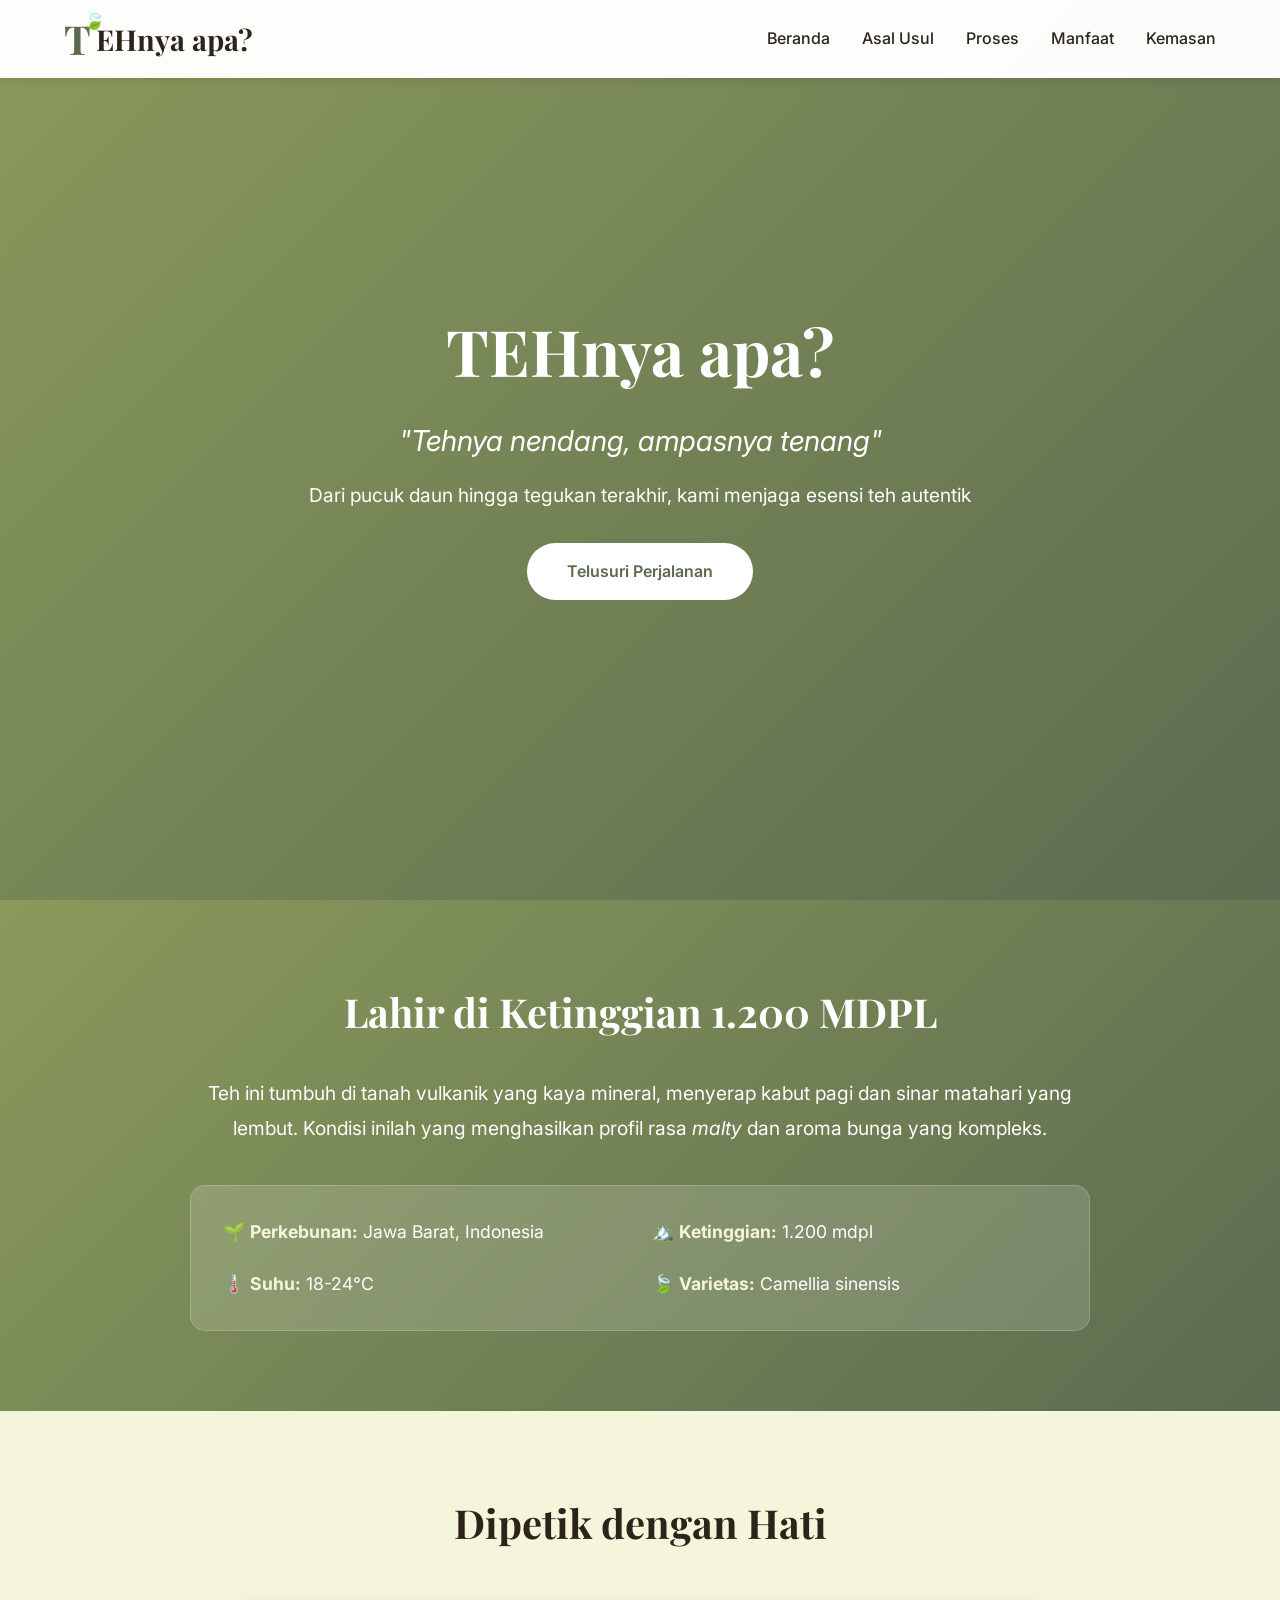
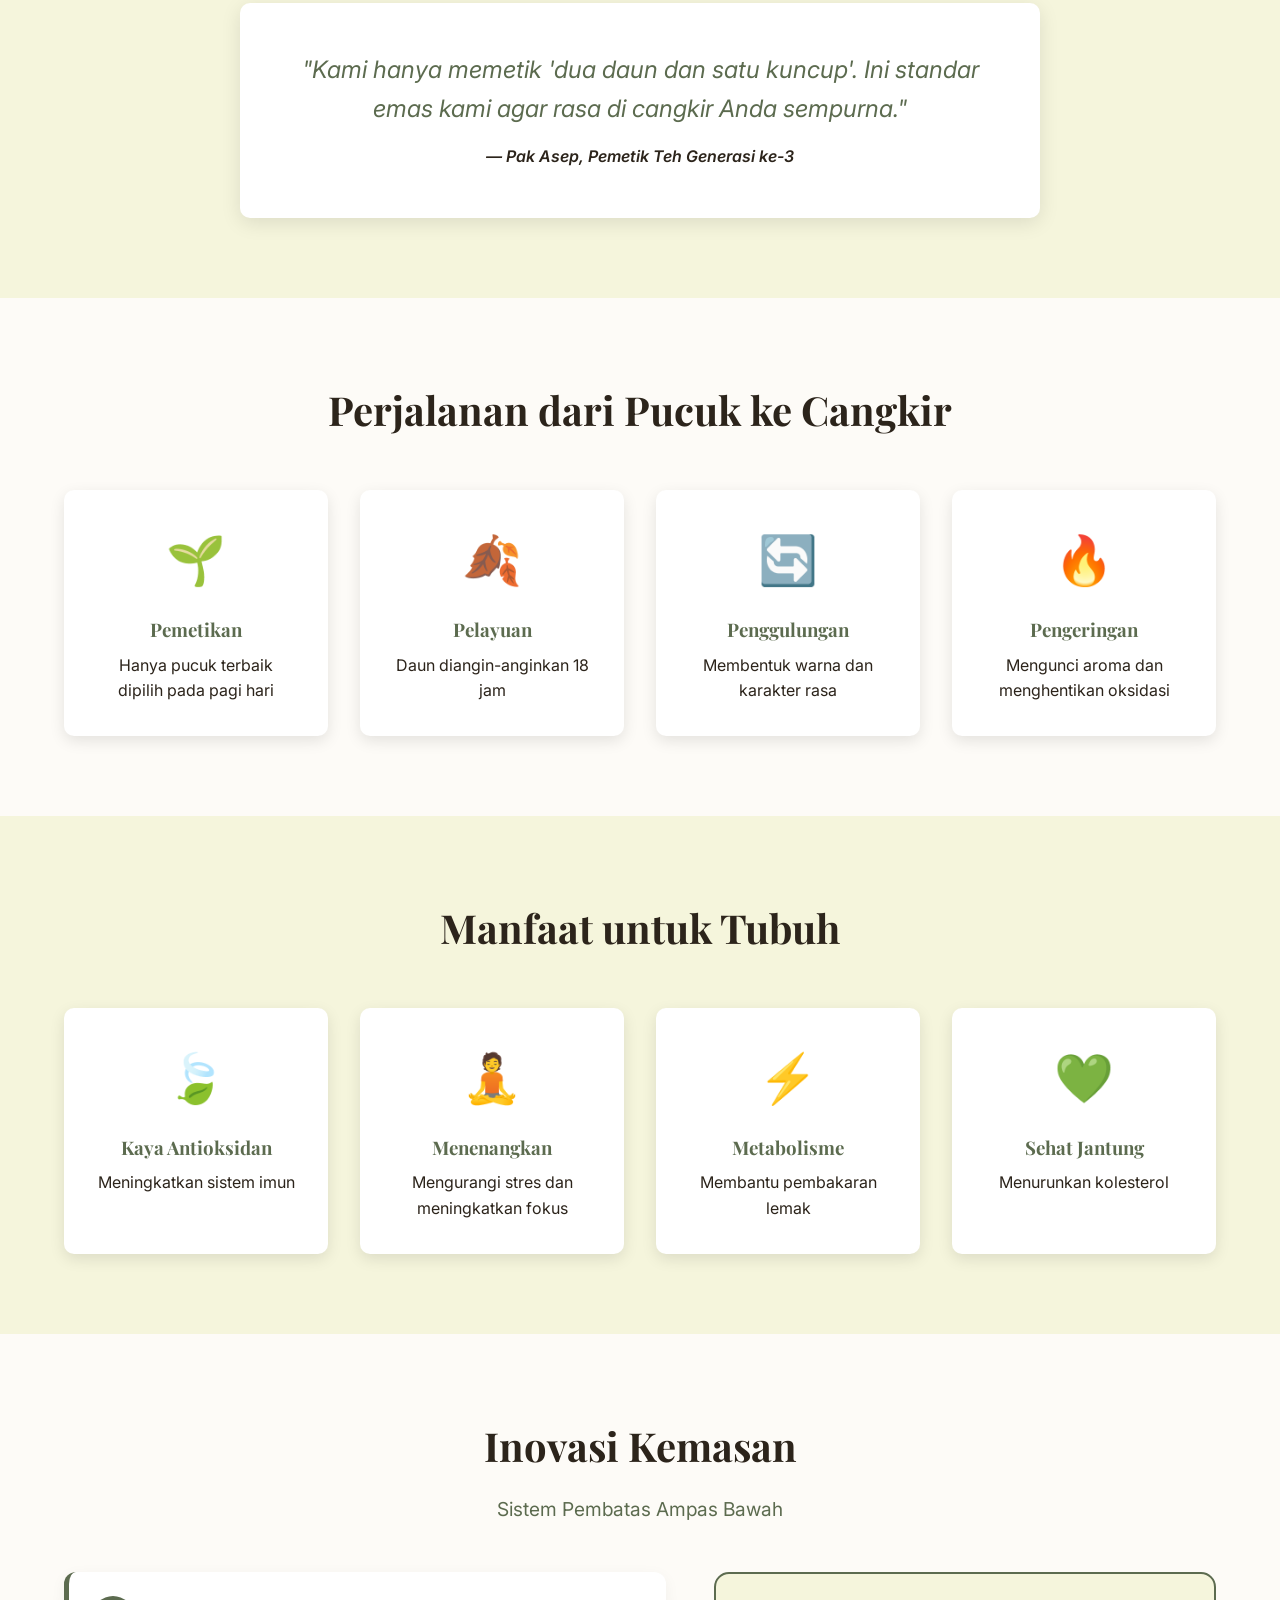
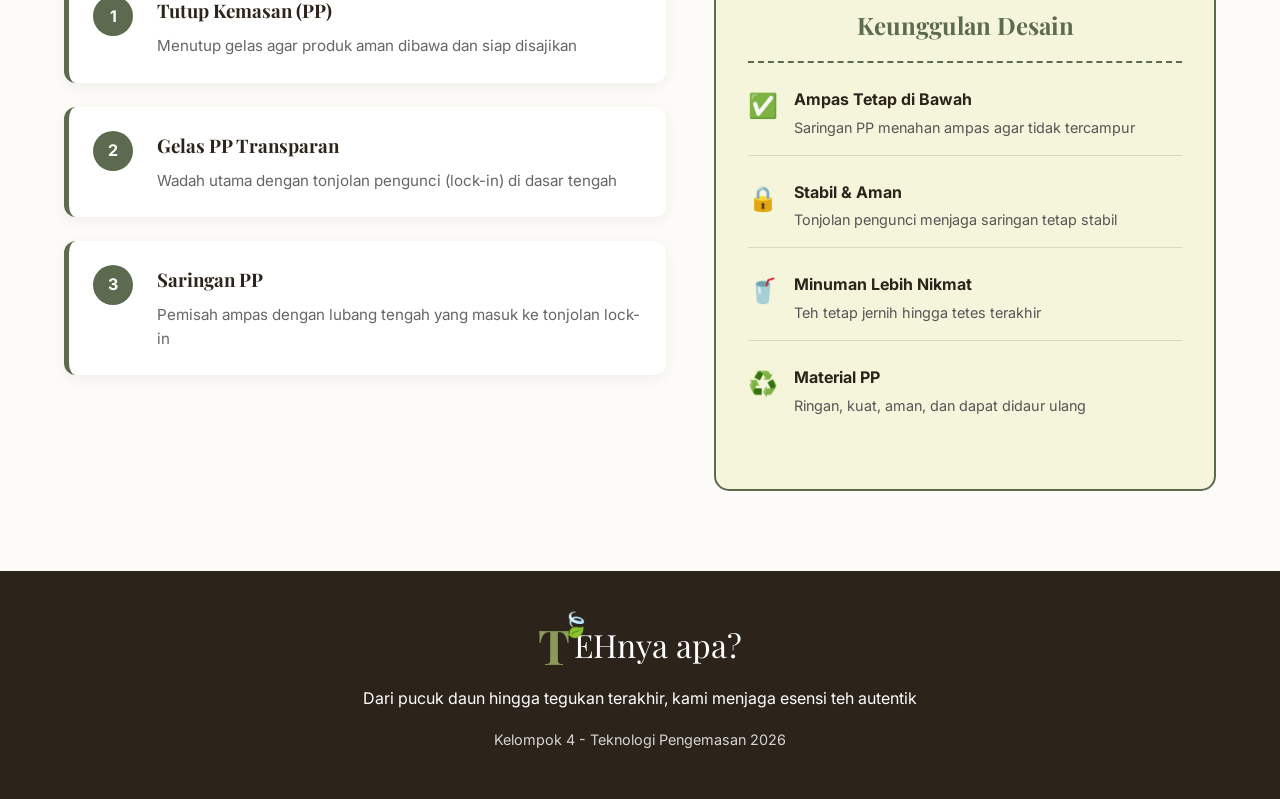
<file: index.html>
<!DOCTYPE html>
<html lang="id">
<head>
    <meta charset="UTF-8">
    <meta name="viewport" content="width=device-width, initial-scale=1.0">
    <title>TEHnya apa? - Dari Pucuk Daun ke Cangkir</title>
    <link rel="stylesheet" href="style.css">
    <link href="https://fonts.googleapis.com/css2?family=Playfair+Display:wght@400;700&family=Inter:wght@300;400;600&display=swap" rel="stylesheet">
</head>
<body>

    <!-- NAVIGATION -->
    <nav class="navbar">
        <div class="logo">
            <span class="logo-T">T</span>EHnya apa?
        </div>
        <ul class="nav-links">
            <li><a href="#beranda">Beranda</a></li>
            <li><a href="#asal">Asal Usul</a></li>
            <li><a href="#proses">Proses</a></li>
            <li><a href="#manfaat">Manfaat</a></li>
            <li><a href="#kemasan">Kemasan</a></li>
        </ul>
    </nav>

    <!-- HERO SECTION -->
    <section id="beranda" class="hero">
        <div class="hero-content">
            <h1>TEHnya apa?</h1>
            <p class="tagline">"Tehnya nendang, ampasnya tenang"</p>
            <p class="subtitle">Dari pucuk daun hingga tegukan terakhir, kami menjaga esensi teh autentik</p>
            <a href="#asal" class="btn-primary">Telusuri Perjalanan</a>
        </div>
    </section>

    <!-- ASAL USUL -->
    <section id="asal" class="section section-banner">
        <div class="container">
            <h2 class="section-title">Lahir di Ketinggian 1.200 MDPL</h2>
            <div class="banner-content">
                <p class="banner-text">Teh ini tumbuh di tanah vulkanik yang kaya mineral, menyerap kabut pagi dan sinar matahari yang lembut. Kondisi inilah yang menghasilkan profil rasa <em>malty</em> dan aroma bunga yang kompleks.</p>
                <div class="feature-card">
                    <ul class="feature-list-banner">
                        <li>🌱 <strong>Perkebunan:</strong> Jawa Barat, Indonesia</li>
                        <li>🏔️ <strong>Ketinggian:</strong> 1.200 mdpl</li>
                        <li>🌡️ <strong>Suhu:</strong> 18-24°C</li>
                        <li>🍃 <strong>Varietas:</strong> Camellia sinensis</li>
                    </ul>
                </div>
            </div>
        </div>
    </section>

    <!-- PETANI -->
    <section class="section section-alt">
        <div class="container">
            <h2 class="section-title">Dipetik dengan Hati</h2>
            <div class="quote-box">
                <blockquote>"Kami hanya memetik 'dua daun dan satu kuncup'. Ini standar emas kami agar rasa di cangkir Anda sempurna."</blockquote>
                <cite>— Pak Asep, Pemetik Teh Generasi ke-3</cite>
            </div>
        </div>
    </section>

    <!-- PROSES -->
    <section id="proses" class="section">
        <div class="container">
            <h2 class="section-title">Perjalanan dari Pucuk ke Cangkir</h2>
            <div class="timeline">
                <div class="timeline-item">
                    <div class="timeline-icon">🌱</div>
                    <h3>Pemetikan</h3>
                    <p>Hanya pucuk terbaik dipilih pada pagi hari</p>
                </div>
                <div class="timeline-item">
                    <div class="timeline-icon">🍂</div>
                    <h3>Pelayuan</h3>
                    <p>Daun diangin-anginkan 18 jam</p>
                </div>
                <div class="timeline-item">
                    <div class="timeline-icon">🔄</div>
                    <h3>Penggulungan</h3>
                    <p>Membentuk warna dan karakter rasa</p>
                </div>
                <div class="timeline-item">
                    <div class="timeline-icon">🔥</div>
                    <h3>Pengeringan</h3>
                    <p>Mengunci aroma dan menghentikan oksidasi</p>
                </div>
            </div>
        </div>
    </section>

    <!-- MANFAAT -->
    <section id="manfaat" class="section section-alt">
        <div class="container">
            <h2 class="section-title">Manfaat untuk Tubuh</h2>
            <div class="benefits-grid">
                <div class="benefit-card">
                    <div class="benefit-icon">🍃</div>
                    <h3>Kaya Antioksidan</h3>
                    <p>Meningkatkan sistem imun</p>
                </div>
                <div class="benefit-card">
                    <div class="benefit-icon">🧘</div>
                    <h3>Menenangkan</h3>
                    <p>Mengurangi stres dan meningkatkan fokus</p>
                </div>
                <div class="benefit-card">
                    <div class="benefit-icon">⚡</div>
                    <h3>Metabolisme</h3>
                    <p>Membantu pembakaran lemak</p>
                </div>
                <div class="benefit-card">
                    <div class="benefit-icon">💚</div>
                    <h3>Sehat Jantung</h3>
                    <p>Menurunkan kolesterol</p>
                </div>
            </div>
        </div>
    </section>

    <!-- KEMASAN -->
    <section id="kemasan" class="section">
        <div class="container">
            <h2 class="section-title">Inovasi Kemasan</h2>
            <p class="section-subtitle">Sistem Pembatas Ampas Bawah</p>
            
            <div class="packaging-grid">
                <div class="component-list">
                    <div class="component-item">
                        <div class="comp-number">1</div>
                        <div class="comp-content">
                            <h3>Tutup Kemasan (PP)</h3>
                            <p>Menutup gelas agar produk aman dibawa dan siap disajikan</p>
                        </div>
                    </div>
                    <div class="component-item">
                        <div class="comp-number">2</div>
                        <div class="comp-content">
                            <h3>Gelas PP Transparan</h3>
                            <p>Wadah utama dengan tonjolan pengunci (lock-in) di dasar tengah</p>
                        </div>
                    </div>
                    <div class="component-item">
                        <div class="comp-number">3</div>
                        <div class="comp-content">
                            <h3>Saringan PP</h3>
                            <p>Pemisah ampas dengan lubang tengah yang masuk ke tonjolan lock-in</p>
                        </div>
                    </div>
                </div>

                <div class="benefits-box">
                    <h3>Keunggulan Desain</h3>
                    <ul class="benefit-list">
                        <li>
                            <span class="check">✅</span>
                            <div>
                                <strong>Ampas Tetap di Bawah</strong>
                                <p>Saringan PP menahan ampas agar tidak tercampur</p>
                            </div>
                        </li>
                        <li>
                            <span class="check">🔒</span>
                            <div>
                                <strong>Stabil & Aman</strong>
                                <p>Tonjolan pengunci menjaga saringan tetap stabil</p>
                            </div>
                        </li>
                        <li>
                            <span class="check">🥤</span>
                            <div>
                                <strong>Minuman Lebih Nikmat</strong>
                                <p>Teh tetap jernih hingga tetes terakhir</p>
                            </div>
                        </li>
                        <li>
                            <span class="check">♻️</span>
                            <div>
                                <strong>Material PP</strong>
                                <p>Ringan, kuat, aman, dan dapat didaur ulang</p>
                            </div>
                        </li>
                    </ul>
                </div>
            </div>
        </div>
    </section>

    <!-- FOOTER -->
    <footer class="footer">
        <div class="container">
            <div class="footer-logo">
                <span class="logo-T">T</span>EHnya apa?
            </div>
            <p>Dari pucuk daun hingga tegukan terakhir, kami menjaga esensi teh autentik</p>
            <p class="credit">Kelompok 4 - Teknologi Pengemasan 2026</p>
        </div>
    </footer>

    <script src="script.js"></script>
</body>
</html>
</file>
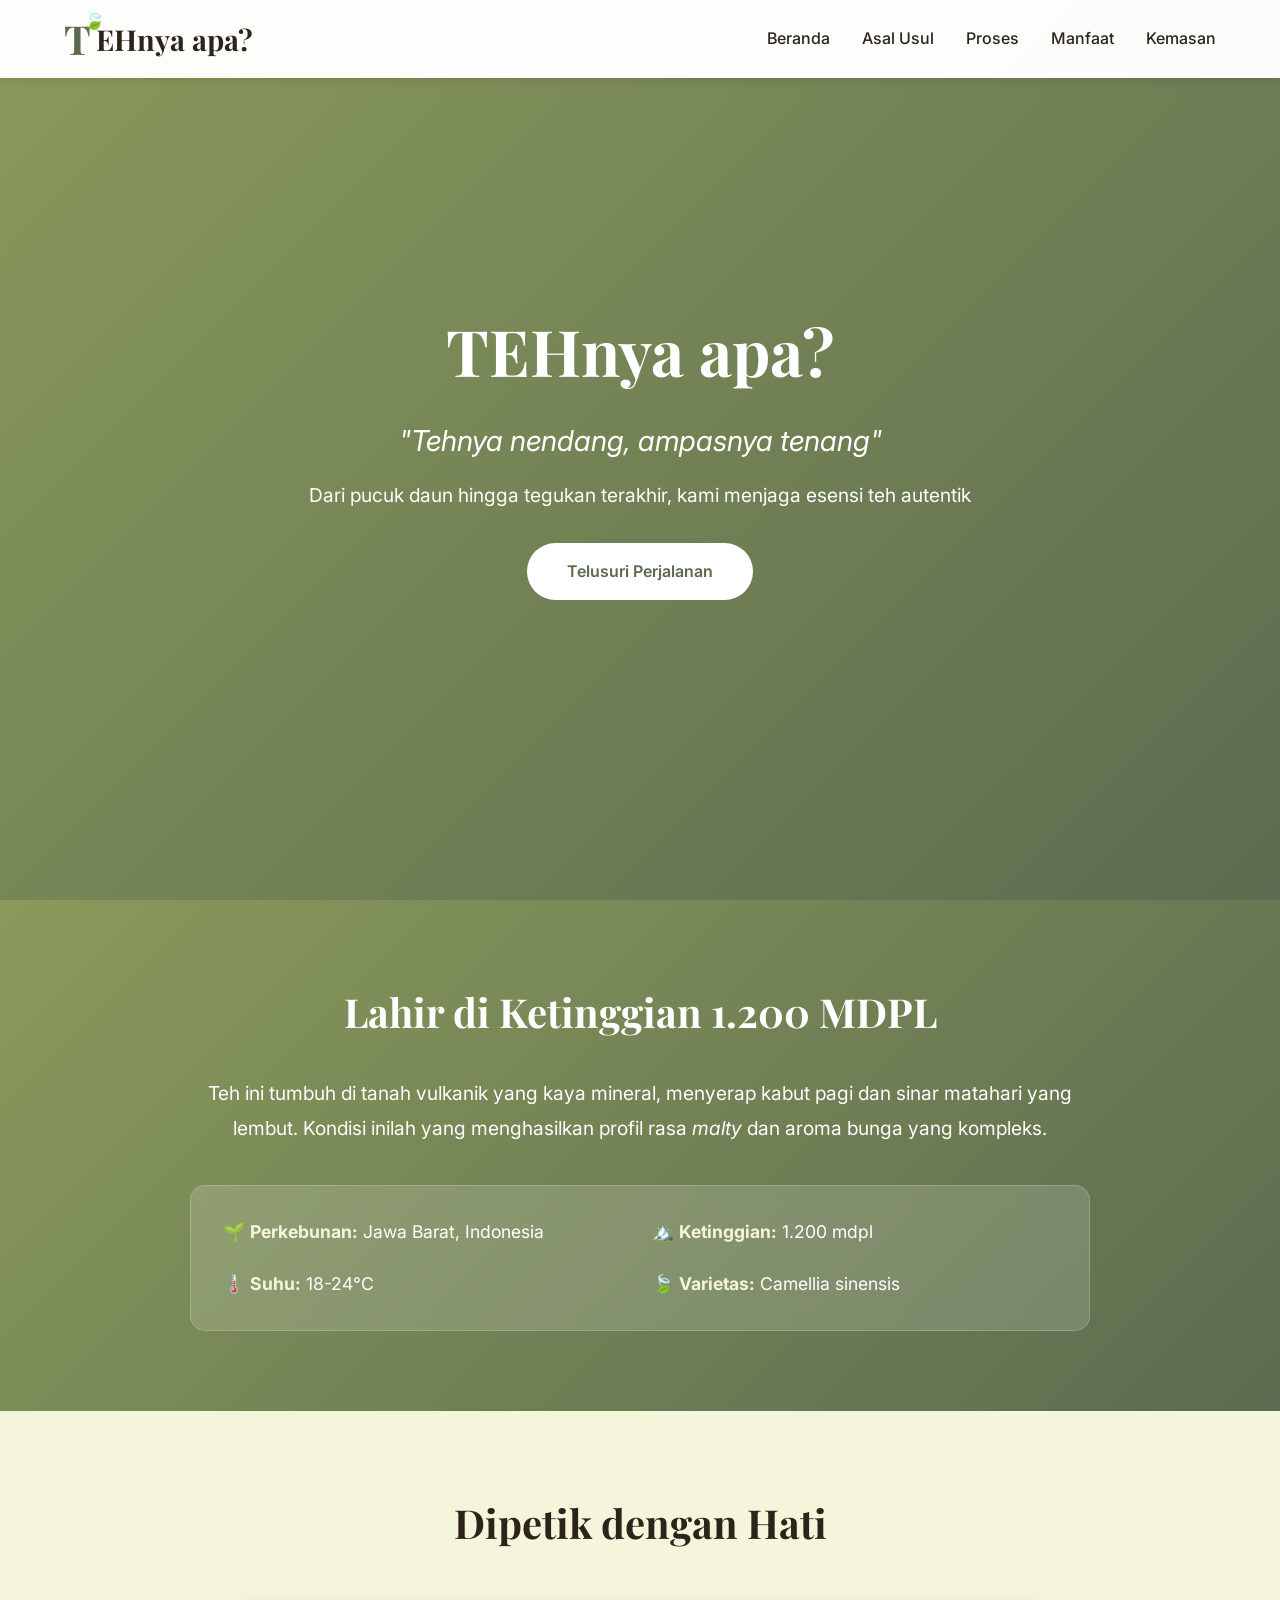
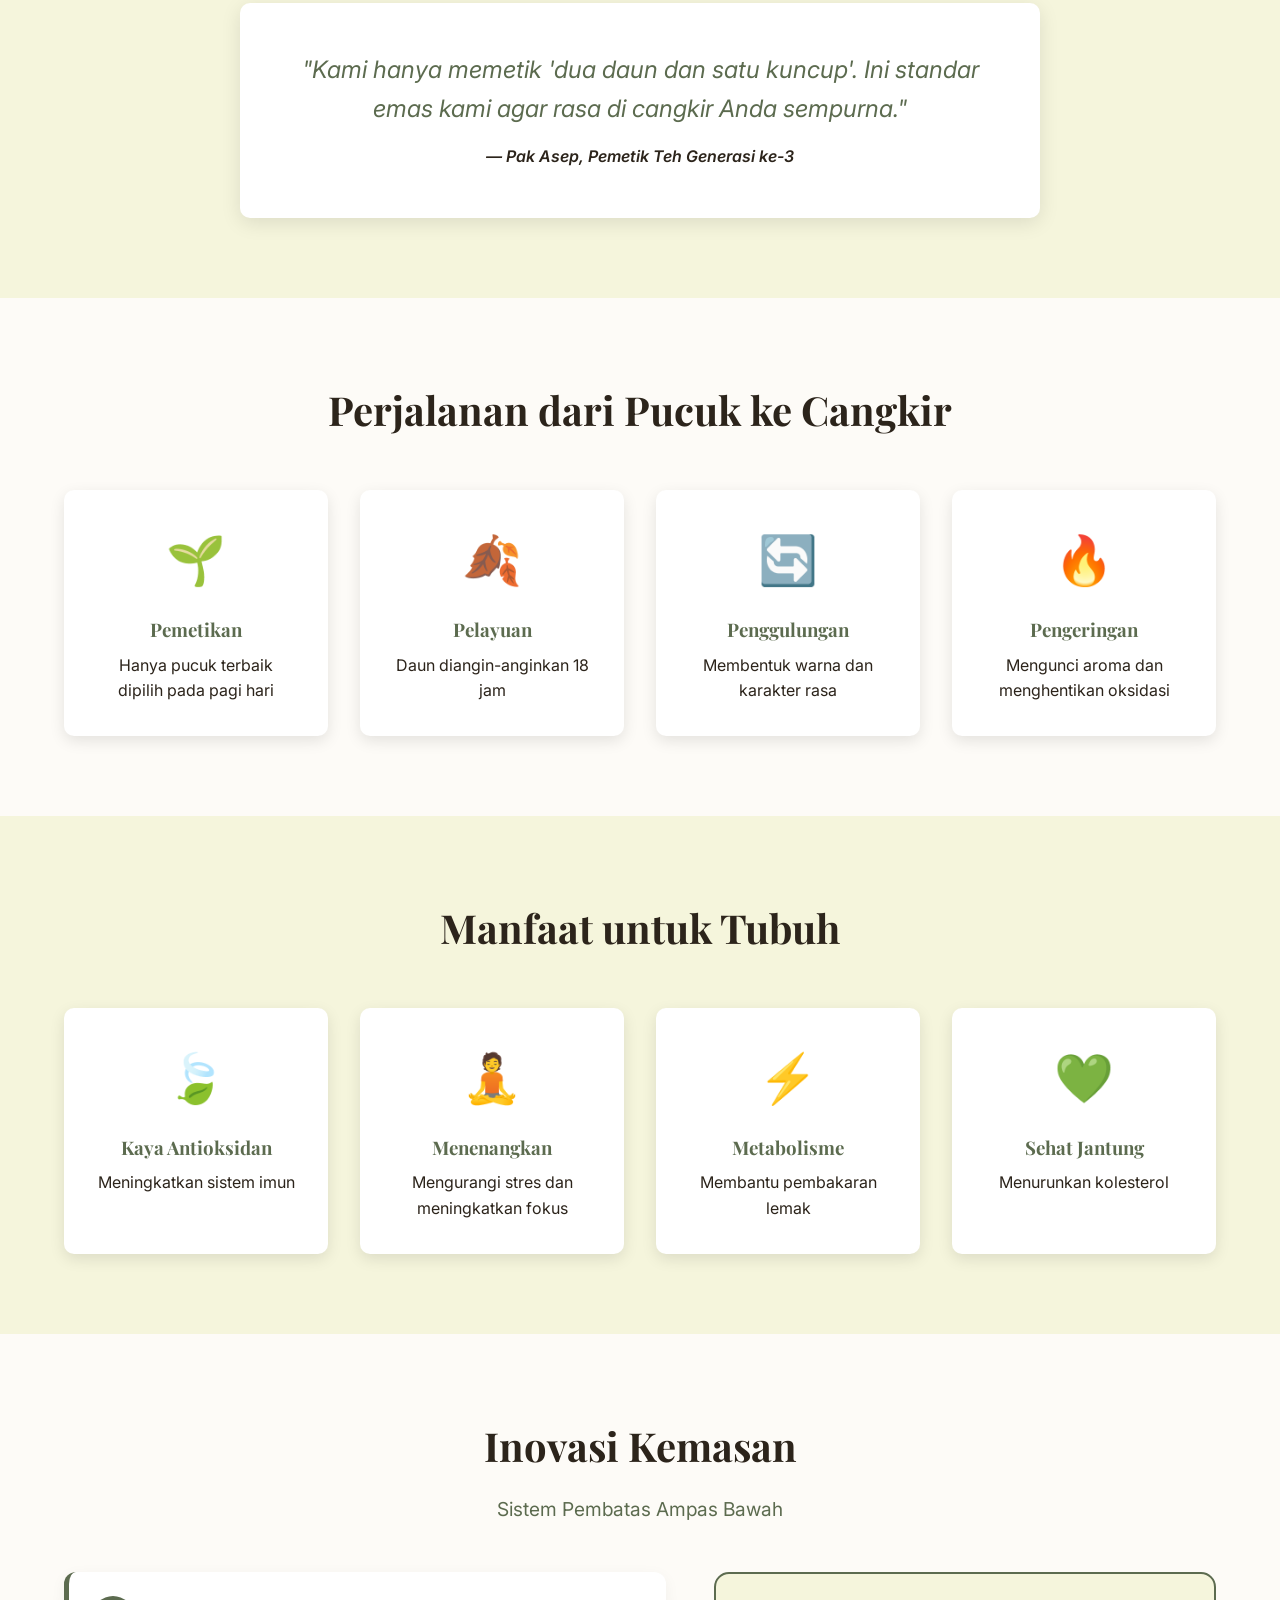
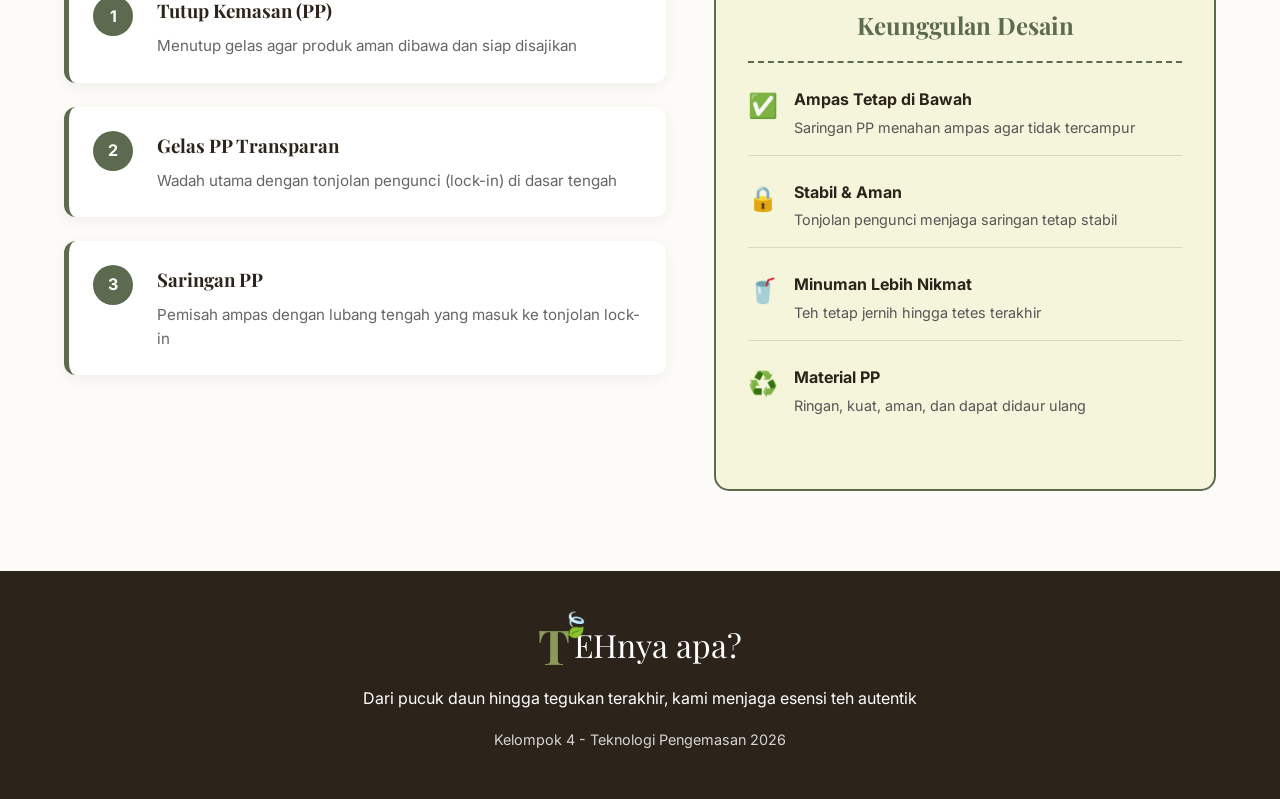
<file: indeks.html>
<!DOCTYPE html>
<html lang="id">
<head>
    <meta charset="UTF-8">
    <meta name="viewport" content="width=device-width, initial-scale=1.0">
    <title>TEHnya apa? - Dari Pucuk Daun ke Cangkir</title>
    <link rel="stylesheet" href="style.css">
    <link href="https://fonts.googleapis.com/css2?family=Playfair+Display:wght@400;700&family=Inter:wght@300;400;600&display=swap" rel="stylesheet">
</head>
<body>

    <!-- NAVIGATION -->
    <nav class="navbar">
        <div class="logo">
            <span class="logo-T">T</span>EHnya apa?
        </div>
        <ul class="nav-links">
            <li><a href="#beranda">Beranda</a></li>
            <li><a href="#asal">Asal Usul</a></li>
            <li><a href="#proses">Proses</a></li>
            <li><a href="#manfaat">Manfaat</a></li>
            <li><a href="#kemasan">Kemasan</a></li>
        </ul>
    </nav>

    <!-- HERO SECTION -->
    <section id="beranda" class="hero">
        <div class="hero-content">
            <h1>TEHnya apa?</h1>
            <p class="tagline">"Tehnya nendang, ampasnya tenang"</p>
            <p class="subtitle">Dari pucuk daun hingga tegukan terakhir, kami menjaga esensi teh autentik</p>
            <a href="#asal" class="btn-primary">Telusuri Perjalanan</a>
        </div>
    </section>

    <!-- ASAL USUL (HEADER BANNER) -->
    <section id="asal" class="section section-banner">
        <div class="container">
            <h2 class="section-title">Lahir di Ketinggian 1.200 MDPL</h2>
            <div class="banner-content">
                <p class="banner-text">
                    Teh ini tumbuh di tanah vulkanik yang kaya mineral, menyerap kabut pagi dan sinar matahari yang lembut. Kondisi inilah yang menghasilkan profil rasa <em>malty</em> dan aroma bunga yang kompleks.
                </p>
                <div class="feature-card">
                    <ul class="feature-list-banner">
                        <li>🌱 <strong>Perkebunan:</strong> Jawa Barat, Indonesia</li>
                        <li>🏔️ <strong>Ketinggian:</strong> 1.200 mdpl</li>
                        <li>🌡️ <strong>Suhu:</strong> 18-24°C</li>
                        <li>🍃 <strong>Varietas:</strong> Camellia sinensis</li>
                    </ul>
                </div>
            </div>
        </div>
    </section>

    <!-- PETANI -->
    <section class="section section-alt">
        <div class="container">
            <h2 class="section-title">Dipetik dengan Hati</h2>
            <div class="quote-box">
                <blockquote>"Kami hanya memetik 'dua daun dan satu kuncup'. Ini standar emas kami agar rasa di cangkir Anda sempurna."</blockquote>
                <cite>— Pak Asep, Pemetik Teh Generasi ke-3</cite>
            </div>
        </div>
    </section>

    <!-- PROSES -->
    <section id="proses" class="section">
        <div class="container">
            <h2 class="section-title">Perjalanan dari Pucuk ke Cangkir</h2>
            <div class="timeline">
                <div class="timeline-item">
                    <div class="timeline-icon">🌱</div>
                    <h3>Pemetikan</h3>
                    <p>Hanya pucuk terbaik dipilih pada pagi hari</p>
                </div>
                <div class="timeline-item">
                    <div class="timeline-icon">🍂</div>
                    <h3>Pelayuan</h3>
                    <p>Daun diangin-anginkan 18 jam</p>
                </div>
                <div class="timeline-item">
                    <div class="timeline-icon">🔄</div>
                    <h3>Penggulungan</h3>
                    <p>Membentuk warna dan karakter rasa</p>
                </div>
                <div class="timeline-item">
                    <div class="timeline-icon">🔥</div>
                    <h3>Pengeringan</h3>
                    <p>Mengunci aroma dan menghentikan oksidasi</p>
                </div>
            </div>
        </div>
    </section>

    <!-- MANFAAT -->
    <section id="manfaat" class="section section-alt">
        <div class="container">
            <h2 class="section-title">Manfaat untuk Tubuh</h2>
            <div class="benefits-grid">
                <div class="benefit-card">
                    <div class="benefit-icon">🍃</div>
                    <h3>Kaya Antioksidan</h3>
                    <p>Meningkatkan sistem imun</p>
                </div>
                <div class="benefit-card">
                    <div class="benefit-icon">🧘</div>
                    <h3>Menenangkan</h3>
                    <p>Mengurangi stres dan meningkatkan fokus</p>
                </div>
                <div class="benefit-card">
                    <div class="benefit-icon">⚡</div>
                    <h3>Metabolisme</h3>
                    <p>Membantu pembakaran lemak</p>
                </div>
                <div class="benefit-card">
                    <div class="benefit-icon">💚</div>
                    <h3>Sehat Jantung</h3>
                    <p>Menurunkan kolesterol</p>
                </div>
            </div>
        </div>
    </section>

    <!-- KEMASAN -->
    <section id="kemasan" class="section">
        <div class="container">
            <h2 class="section-title">Inovasi Kemasan</h2>
            <p class="section-subtitle">Sistem Pembatas Ampas Bawah</p>
            
            <div class="packaging-grid">
                <div class="component-list">
                    <div class="component-item">
                        <div class="comp-number">1</div>
                        <div class="comp-content">
                            <h3>Tutup Kemasan (PP)</h3>
                            <p>Menutup gelas agar produk aman dibawa dan siap disajikan</p>
                        </div>
                    </div>
                    <div class="component-item">
                        <div class="comp-number">2</div>
                        <div class="comp-content">
                            <h3>Gelas PP Transparan</h3>
                            <p>Wadah utama dengan tonjolan pengunci (lock-in) di dasar tengah</p>
                        </div>
                    </div>
                    <div class="component-item">
                        <div class="comp-number">3</div>
                        <div class="comp-content">
                            <h3>Saringan PP</h3>
                            <p>Pemisah ampas dengan lubang tengah yang masuk ke tonjolan lock-in</p>
                        </div>
                    </div>
                </div>

                <div class="benefits-box">
                    <h3>Keunggulan Desain</h3>
                    <ul class="benefit-list">
                        <li>
                            <span class="check">✅</span>
                            <div>
                                <strong>Ampas Tetap di Bawah</strong>
                                <p>Saringan PP menahan ampas agar tidak tercampur</p>
                            </div>
                        </li>
                        <li>
                            <span class="check">🔒</span>
                            <div>
                                <strong>Stabil & Aman</strong>
                                <p>Tonjolan pengunci menjaga saringan tetap stabil</p>
                            </div>
                        </li>
                        <li>
                            <span class="check">🥤</span>
                            <div>
                                <strong>Minuman Lebih Nikmat</strong>
                                <p>Teh tetap jernih hingga tetes terakhir</p>
                            </div>
                        </li>
                        <li>
                            <span class="check">♻️</span>
                            <div>
                                <strong>Material PP</strong>
                                <p>Ringan, kuat, aman, dan dapat didaur ulang</p>
                            </div>
                        </li>
                    </ul>
                </div>
            </div>
        </div>
    </section>

    <!-- FOOTER -->
    <footer class="footer">
        <div class="container">
            <div class="footer-logo">
                <span class="logo-T">T</span>EHnya apa?
            </div>
            <p>Dari pucuk daun hingga tegukan terakhir, kami menjaga esensi teh autentik</p>
            <p class="credit">Kelompok 4 - Teknologi Pengemasan 2026</p>
        </div>
    </footer>

    <script src="script.js"></script>
</body>
</html>
</file>
<file: style.css>
* {
    margin: 0;
    padding: 0;
    box-sizing: border-box;
}

body {
    font-family: 'Inter', sans-serif;
    line-height: 1.6;
    color: #2C241B;
    background: #FDFBF7;
}

h1, h2, h3, .logo, .footer-logo {
    font-family: 'Playfair Display', serif;
}

a { text-decoration: none; }

/* NAVBAR */
.navbar {
    position: fixed;
    top: 0;
    width: 100%;
    background: rgba(255, 255, 255, 0.98);
    padding: 1rem 5%;
    display: flex;
    justify-content: space-between;
    align-items: center;
    box-shadow: 0 2px 10px rgba(0,0,0,0.1);
    z-index: 1000;
}

.logo {
    font-size: 1.8rem;
    font-weight: 700;
    color: #2C241B;
    display: flex;
    align-items: center;
    gap: 0.3rem;
}

.logo-T {
    font-size: 2.5rem;
    font-weight: 700;
    color: #5C6B4F;
    position: relative;
    line-height: 1;
}

.logo-T::after {
    content: '🍃';
    position: absolute;
    top: -10px;
    right: -15px;
    font-size: 1.2rem;
}

.nav-links {
    display: flex;
    list-style: none;
    gap: 2rem;
}

.nav-links a {
    color: #2C241B;
    font-weight: 500;
    transition: color 0.3s;
}

.nav-links a:hover {
    color: #5C6B4F;
}

/* HERO */
.hero {
    height: 100vh;
    background: linear-gradient(135deg, #8A9A5B 0%, #5C6B4F 100%);
    display: flex;
    align-items: center;
    justify-content: center;
    text-align: center;
    color: white;
    padding: 0 5%;
}

.hero h1 {
    font-size: 4rem;
    margin-bottom: 1rem;
    animation: fadeInUp 1s ease;
}

.tagline {
    font-size: 1.8rem;
    font-style: italic;
    margin-bottom: 1rem;
    animation: fadeInUp 1s ease 0.2s backwards;
}

.subtitle {
    font-size: 1.2rem;
    margin-bottom: 2rem;
    animation: fadeInUp 1s ease 0.4s backwards;
}

.btn-primary {
    display: inline-block;
    padding: 1rem 2.5rem;
    background: white;
    color: #5C6B4F;
    border-radius: 50px;
    font-weight: 600;
    transition: transform 0.3s;
    animation: fadeInUp 1s ease 0.6s backwards;
}

.btn-primary:hover {
    transform: translateY(-3px);
    box-shadow: 0 10px 25px rgba(0,0,0,0.2);
}

/* SECTIONS */
.section { padding: 5rem 5%; }
.section-alt { background: #F5F5DC; }
.container { max-width: 1200px; margin: 0 auto; }

.section-title {
    font-size: 2.5rem;
    text-align: center;
    margin-bottom: 3rem;
    color: #2C241B;
}

.section-subtitle {
    text-align: center;
    font-size: 1.2rem;
    color: #5C6B4F;
    margin-top: -2rem;
    margin-bottom: 3rem;
}

/* BANNER */
.section-banner {
    background: linear-gradient(135deg, #8A9A5B 0%, #5C6B4F 100%);
    color: white;
}

.section-banner .section-title { color: white; margin-bottom: 2rem; }

.banner-content { max-width: 900px; margin: 0 auto; text-align: center; }
.banner-text { font-size: 1.2rem; line-height: 1.8; margin-bottom: 2.5rem; }

.feature-card {
    background: rgba(255, 255, 255, 0.15);
    backdrop-filter: blur(10px);
    padding: 2rem;
    border-radius: 15px;
    border: 1px solid rgba(255, 255, 255, 0.2);
}

.feature-list-banner {
    list-style: none;
    display: grid;
    grid-template-columns: 1fr 1fr;
    gap: 1.5rem;
    text-align: left;
}

.feature-list-banner li { font-size: 1.1rem; }
.feature-list-banner strong { color: #F5F5DC; }

/* QUOTE */
.quote-box {
    background: white;
    padding: 3rem;
    border-radius: 10px;
    max-width: 800px;
    margin: 0 auto;
    text-align: center;
    box-shadow: 0 5px 20px rgba(0,0,0,0.1);
}

.quote-box blockquote {
    font-size: 1.5rem;
    font-style: italic;
    color: #5C6B4F;
    margin-bottom: 1rem;
}

.quote-box cite {
    font-weight: 600;
    color: #2C241B;
}

/* TIMELINE */
.timeline {
    display: grid;
    grid-template-columns: repeat(auto-fit, minmax(200px, 1fr));
    gap: 2rem;
}

.timeline-item {
    text-align: center;
    padding: 2rem;
    background: white;
    border-radius: 10px;
    box-shadow: 0 5px 15px rgba(0,0,0,0.1);
}

.timeline-icon { font-size: 3rem; margin-bottom: 1rem; }
.timeline-item h3 { color: #5C6B4F; margin-bottom: 0.5rem; }

/* BENEFITS */
.benefits-grid {
    display: grid;
    grid-template-columns: repeat(auto-fit, minmax(250px, 1fr));
    gap: 2rem;
}

.benefit-card {
    background: white;
    padding: 2rem;
    border-radius: 10px;
    text-align: center;
    box-shadow: 0 5px 15px rgba(0,0,0,0.1);
}

.benefit-icon { font-size: 3rem; margin-bottom: 1rem; }
.benefit-card h3 { color: #5C6B4F; margin-bottom: 0.5rem; }

/* PACKAGING */
.packaging-grid {
    display: grid;
    grid-template-columns: 1.2fr 1fr;
    gap: 3rem;
}

.component-list {
    display: flex;
    flex-direction: column;
    gap: 1.5rem;
}

.component-item {
    display: flex;
    align-items: flex-start;
    gap: 1.5rem;
    background: white;
    padding: 1.5rem;
    border-radius: 12px;
    box-shadow: 0 4px 15px rgba(0,0,0,0.05);
    border-left: 5px solid #5C6B4F;
}

.comp-number {
    background: #5C6B4F;
    color: white;
    width: 40px;
    height: 40px;
    border-radius: 50%;
    display: flex;
    align-items: center;
    justify-content: center;
    font-weight: bold;
    flex-shrink: 0;
}

.comp-content h3 { color: #2C241B; margin-bottom: 0.5rem; }
.comp-content p { color: #666; font-size: 0.95rem; }

.benefits-box {
    background: #F5F5DC;
    padding: 2rem;
    border-radius: 15px;
    border: 2px solid #5C6B4F;
}

.benefits-box h3 {
    text-align: center;
    color: #5C6B4F;
    margin-bottom: 1.5rem;
    font-size: 1.5rem;
    border-bottom: 2px dashed #5C6B4F;
    padding-bottom: 1rem;
}

.benefit-list { list-style: none; }

.benefit-list li {
    display: flex;
    align-items: flex-start;
    gap: 1rem;
    margin-bottom: 1.5rem;
    border-bottom: 1px solid rgba(92, 107, 79, 0.2);
    padding-bottom: 1rem;
}

.benefit-list li:last-child { border: none; }
.check { font-size: 1.5rem; }
.benefit-list strong { display: block; color: #2C241B; margin-bottom: 0.2rem; }
.benefit-list p { font-size: 0.9rem; color: #555; margin: 0; }

/* FOOTER */
.footer {
    background: #2C241B;
    color: white;
    text-align: center;
    padding: 3rem 5%;
}

.footer-logo {
    font-size: 2rem;
    margin-bottom: 1rem;
    display: flex;
    align-items: center;
    justify-content: center;
    gap: 0.3rem;
}

.footer .logo-T {
    font-size: 3rem;
    color: #8A9A5B;
    position: relative;
}

.footer .logo-T::after {
    content: '🍃';
    position: absolute;
    top: -10px;
    right: -20px;
    font-size: 1.5rem;
}

.credit { margin-top: 1rem; opacity: 0.8; font-size: 0.9rem; }

/* ANIMATIONS */
@keyframes fadeInUp {
    from { opacity: 0; transform: translateY(30px); }
    to { opacity: 1; transform: translateY(0); }
}

/* RESPONSIVE */
@media (max-width: 768px) {
    .nav-links { display: none; }
    .hero h1 { font-size: 2.5rem; }
    .tagline { font-size: 1.3rem; }
    .packaging-grid { grid-template-columns: 1fr; }
    .timeline { grid-template-columns: 1fr; }
    .feature-list-banner { grid-template-columns: 1fr; }
    .logo { font-size: 1.3rem; }
    .logo-T { font-size: 2rem; }
}
</file>
